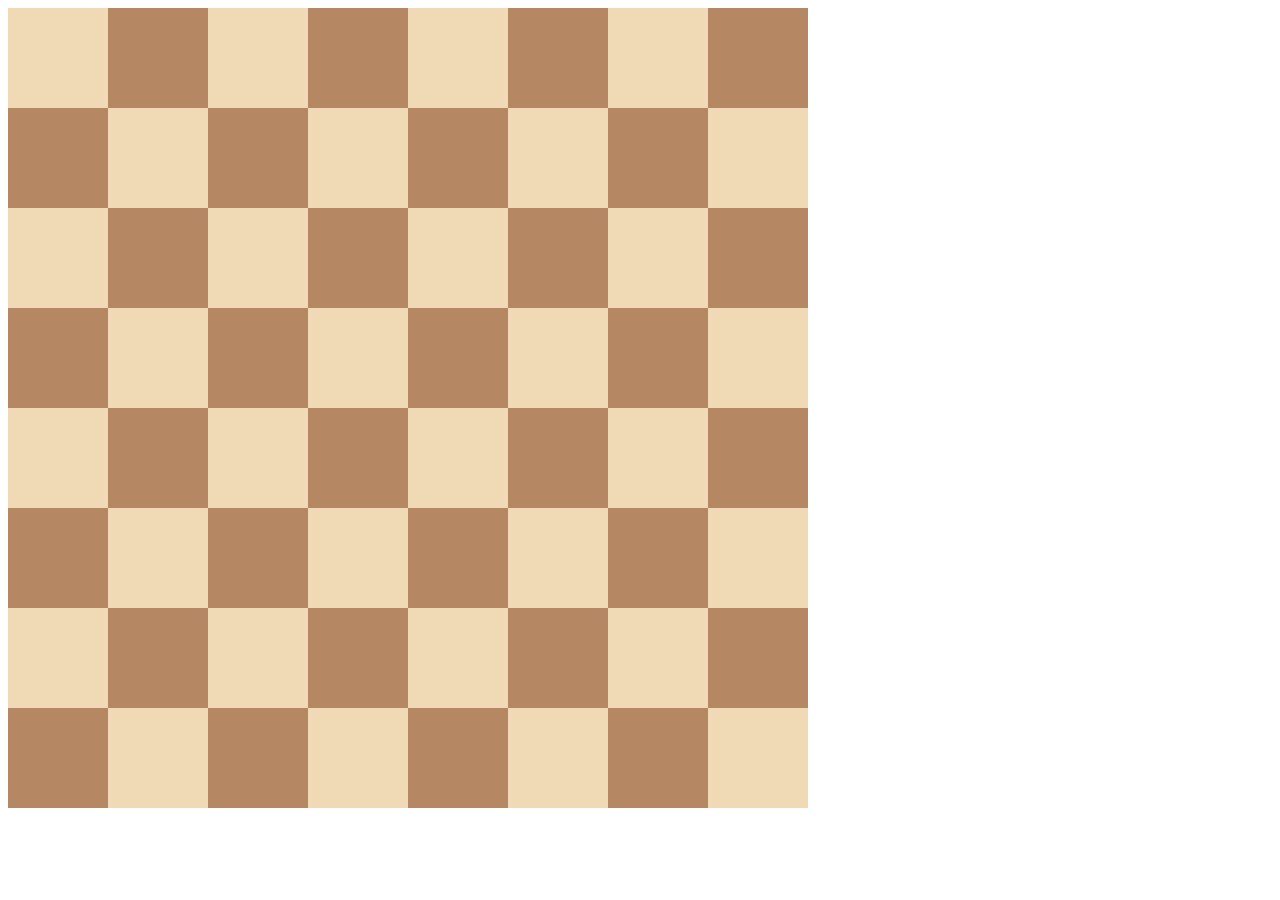
<file: 10.0 Display Grid/index.html>
<!DOCTYPE html>
<html>

<head>
  <title>Chessboard</title>
  <style>
    /* Write your code here */
    /* Each square should be 100px by 100px */
    /* My colours for white: #f0d9b5, black: #b58863 */
    .container {
      width: 800px;
      display: grid;
      grid-template-columns: 2fr 2fr 2fr 2fr 2fr 2fr 2fr 2fr;
      grid-template-rows: 2fr 2fr 2fr 2fr 2fr 2fr 2fr 2fr;
      gap: 0px;

    }



    .white {
      background-color: #f0d9b5;
      height: 100px;
      width: 100px;
    }

    .black {
      background-color: #b58863;
      height: 100px;
      width: 100px;
    }
  </style>
</head>

<body>
  <div class="container">
    <div class="white"></div>
    <div class="black"></div>
    <div class="white"></div>
    <div class="black"></div>
    <div class="white"></div>
    <div class="black"></div>
    <div class="white"></div>
    <div class="black"></div>
    <div class="black"></div>
    <div class="white"></div>
    <div class="black"></div>
    <div class="white"></div>
    <div class="black"></div>
    <div class="white"></div>
    <div class="black"></div>
    <div class="white"></div>
    <div class="white"></div>
    <div class="black"></div>
    <div class="white"></div>
    <div class="black"></div>
    <div class="white"></div>
    <div class="black"></div>
    <div class="white"></div>
    <div class="black"></div>
    <div class="black"></div>
    <div class="white"></div>
    <div class="black"></div>
    <div class="white"></div>
    <div class="black"></div>
    <div class="white"></div>
    <div class="black"></div>
    <div class="white"></div>
    <div class="white"></div>
    <div class="black"></div>
    <div class="white"></div>
    <div class="black"></div>
    <div class="white"></div>
    <div class="black"></div>
    <div class="white"></div>
    <div class="black"></div>
    <div class="black"></div>
    <div class="white"></div>
    <div class="black"></div>
    <div class="white"></div>
    <div class="black"></div>
    <div class="white"></div>
    <div class="black"></div>
    <div class="white"></div>
    <div class="white"></div>
    <div class="black"></div>
    <div class="white"></div>
    <div class="black"></div>
    <div class="white"></div>
    <div class="black"></div>
    <div class="white"></div>
    <div class="black"></div>
    <div class="black"></div>
    <div class="white"></div>
    <div class="black"></div>
    <div class="white"></div>
    <div class="black"></div>
    <div class="white"></div>
    <div class="black"></div>
    <div class="white"></div>
  </div>
</body>

</html>
</file>
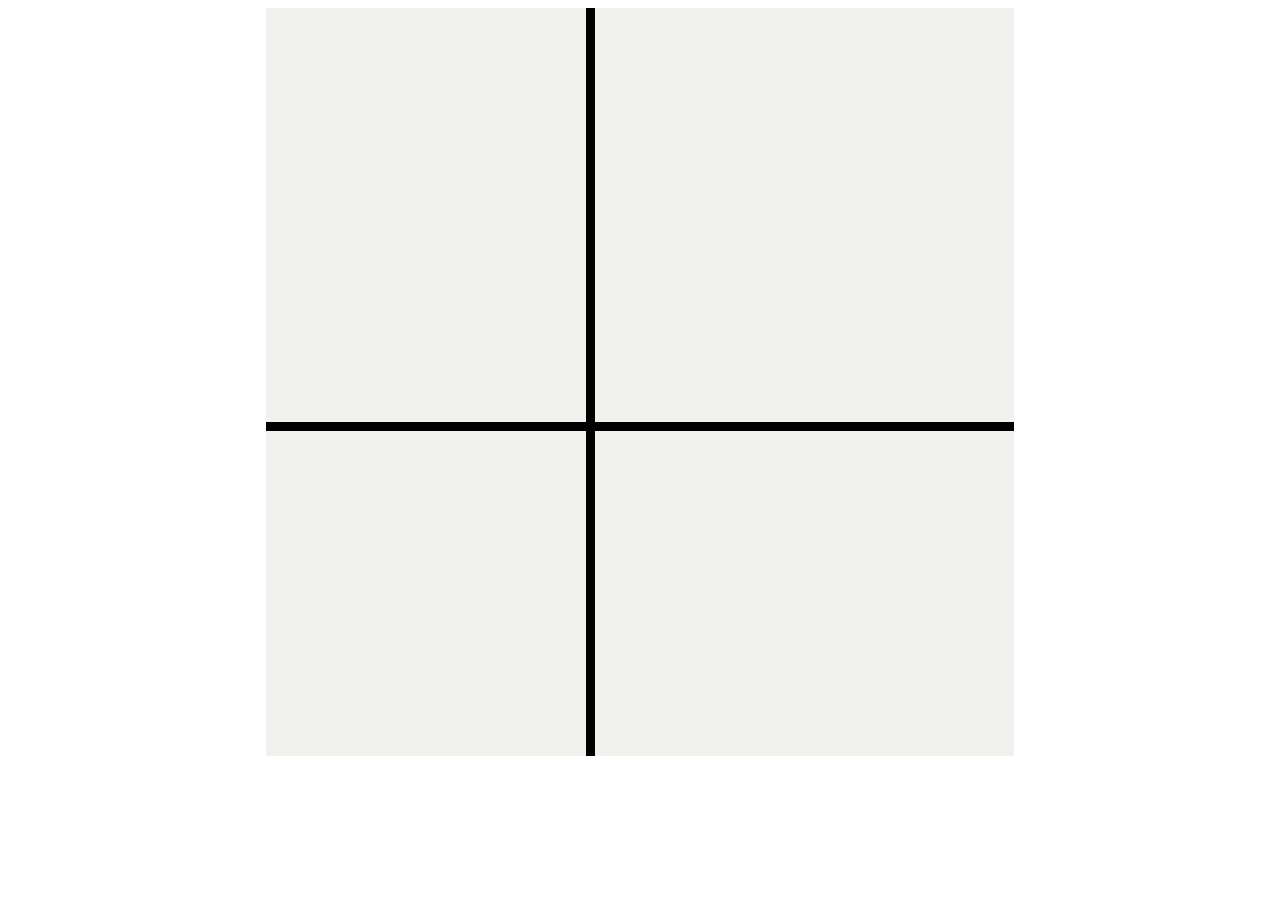
<file: 10.3 Mondrian Project/index.html>
<!DOCTYPE html>
<html lang="en">

<head>
  <meta charset="UTF-8">
  <meta name="viewport" content="width=device-width, initial-scale=1.0">
  <title>Mondrian Project</title>
  <style>
    /* 
    Write your CSS here 
    Gap Colour: #000
    White: #F0F1EC
    Red: #E72F24
    Black: #232629
    Blue: #004592
    Yellow: #F9D01E

    For dimensions, see dimensions.png image.
    HINT: Remember you can't change the properties of grid lines.
    But grid lines are transparent!
    */
    .container {
      display: flex;
      justify-content: center;
      align-items: center;

    }

    .sub-container {
      height: 748px;
      width: 748px;
      background-color: #000;
      display: grid;
      grid-template-columns: 320px auto;
      grid-template-rows: 414px auto;
      gap: 9px;

    }

    .sub {
      background-color: #F0F1EC;
    }

    .div3 {
      display: grid;
      grid-template-rows: auto 20px;
      gap: 9px;
      gap-

    }
  </style>
</head>

<body>
  <div class="container">
    <div class="sub-container">


      <!-- Write your HTML here -->
      <div class="sub div1"></div>
      <div class="sub div2"></div>
      <div class="sub div3">
        <div class="div33"></div>
      </div>
      <div class="sub div4"></div>

    </div>
  </div>
</body>

</html>
</file>
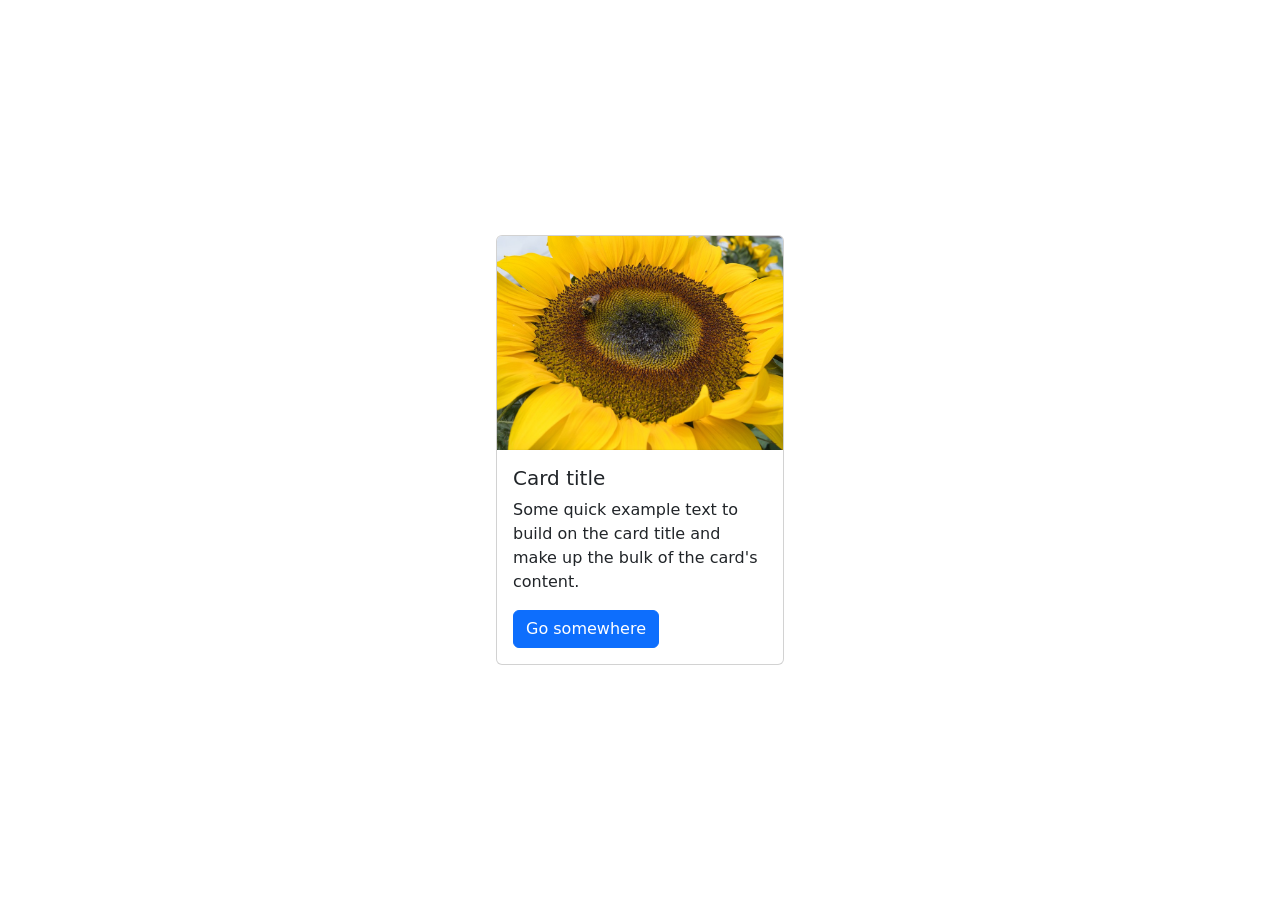
<file: 11.0 Bootstrap Intro/index.html>
<!doctype html>
<html lang="en">

<head>
  <meta charset="utf-8">
  <meta name="viewport" content="width=device-width, initial-scale=1">
  <title>Bootstrap</title>
  <!-- TODO 1: Add the Bootstrap link here. -->
  <link href="https://cdn.jsdelivr.net/npm/bootstrap@5.3.3/dist/css/bootstrap.min.css" rel="stylesheet"
    integrity="sha384-QWTKZyjpPEjISv5WaRU9OFeRpok6YctnYmDr5pNlyT2bRjXh0JMhjY6hW+ALEwIH" crossorigin="anonymous">
  <style>
    /* TODO 4: Use flexbox to center the card in the vertical and horizontal center. */
    .flex-container {

      display: flex;
      justify-content: center;
      align-items: center;
      height: 100vh;

    }
  </style>

</head>

<body>
  <div class="flex-container">
    <!-- TODO 2: Add the Bootstrap Prebuilt Card here -->
    <div class="card" style="width: 18rem;">
      <img src="flower.jpg" class="card-img-top" alt="...">
      <div class="card-body">
        <h5 class="card-title">Card title</h5>
        <p class="card-text">Some quick example text to build on the card title and make up the bulk of the card's
          content.
        </p>
        <a href="#" class="btn btn-primary">Go somewhere</a>
      </div>
    </div>
    <!-- TODO 3: Change the image src to display the flower.jpg image. -->
  </div>
</body>

</html>
</file>
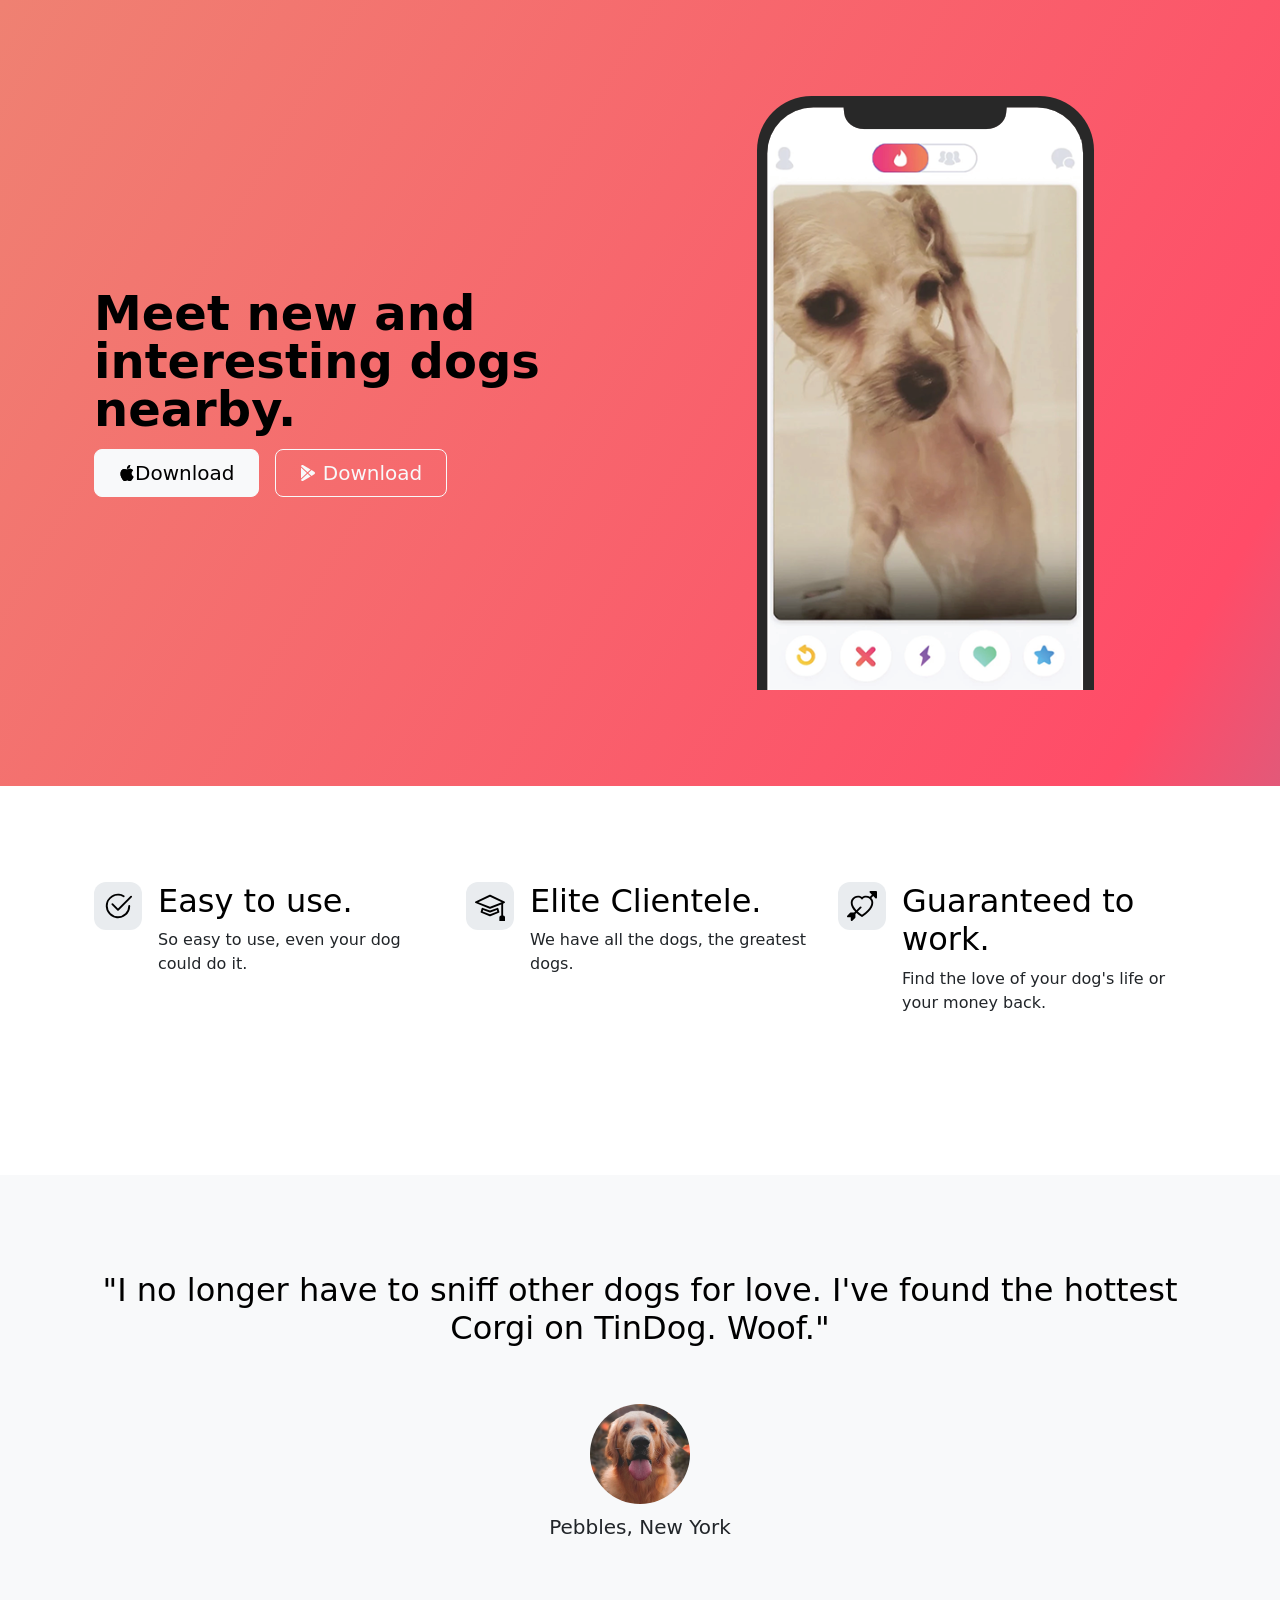
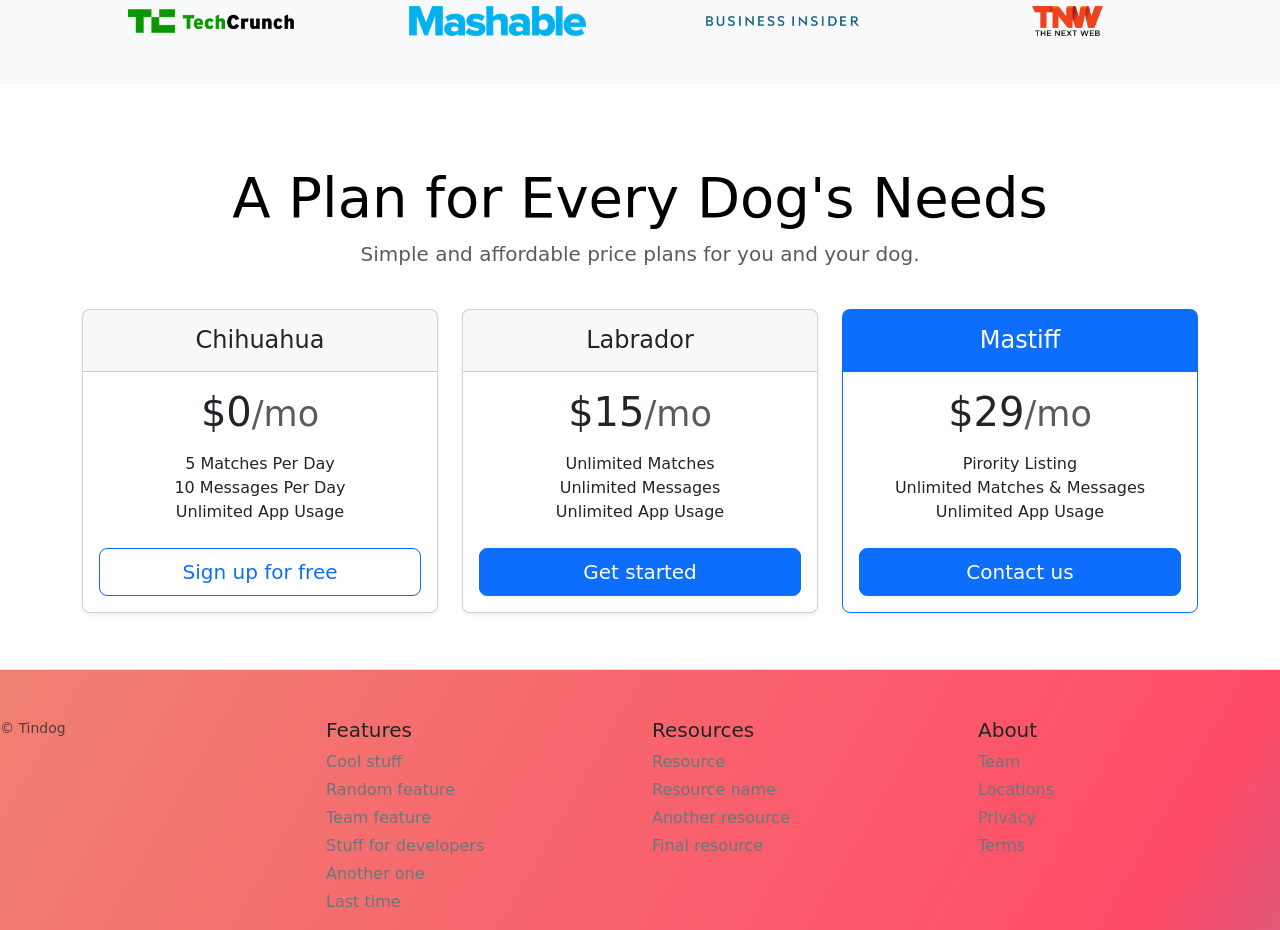
<file: 11.3 TinDog Project/index.html>
<!DOCTYPE html>
<html lang="en">

<head>
  <meta charset="UTF-8">
  <meta name="viewport" content="width=device-width, initial-scale=1.0">
  <title>TinDog</title>
  <link rel="stylesheet" href="./css/style.css">
  <link href="https://cdn.jsdelivr.net/npm/bootstrap@5.3.3/dist/css/bootstrap.min.css" rel="stylesheet"
    integrity="sha384-QWTKZyjpPEjISv5WaRU9OFeRpok6YctnYmDr5pNlyT2bRjXh0JMhjY6hW+ALEwIH" crossorigin="anonymous">

</head>

<body>


  <!-- Title -->
  <section id="title" class="gradient-background">
    <div class="container col-xxl-8 px-4 py-5">
      <div class="row flex-lg-row-reverse align-items-center g-5 py-5">
        <div class="col-10 col-sm-8 col-lg-6">
          <img src="./images/iphone.png" class="d-block mx-lg-auto img-fluid" alt="Bootstrap Themes" height="200"
            loading="lazy">
        </div>
        <div class="col-lg-6">
          <h1 class="display-5 fw-bold text-body-emphasis lh-1 mb-3">Meet new and interesting dogs nearby.</h1>

          <div class="d-grid gap-2 d-md-flex justify-content-md-start">
            <button type="button" class="btn btn-light btn-lg px-4 me-md-2"><svg xmlns="http://www.w3.org/2000/svg"
                width="16" height="16" fill="currentColor" class="bi bi-apple mb-1" viewBox="0 0 16 16">
                <path
                  d="M11.182.008C11.148-.03 9.923.023 8.857 1.18c-1.066 1.156-.902 2.482-.878 2.516.024.034 1.52.087 2.475-1.258.955-1.345.762-2.391.728-2.43Zm3.314 11.733c-.048-.096-2.325-1.234-2.113-3.422.212-2.189 1.675-2.789 1.698-2.854.023-.065-.597-.79-1.254-1.157a3.692 3.692 0 0 0-1.563-.434c-.108-.003-.483-.095-1.254.116-.508.139-1.653.589-1.968.607-.316.018-1.256-.522-2.267-.665-.647-.125-1.333.131-1.824.328-.49.196-1.422.754-2.074 2.237-.652 1.482-.311 3.83-.067 4.56.244.729.625 1.924 1.273 2.796.576.984 1.34 1.667 1.659 1.899.319.232 1.219.386 1.843.067.502-.308 1.408-.485 1.766-.472.357.013 1.061.154 1.782.539.571.197 1.111.115 1.652-.105.541-.221 1.324-1.059 2.238-2.758.347-.79.505-1.217.473-1.282Z" />
                <path
                  d="M11.182.008C11.148-.03 9.923.023 8.857 1.18c-1.066 1.156-.902 2.482-.878 2.516.024.034 1.52.087 2.475-1.258.955-1.345.762-2.391.728-2.43Zm3.314 11.733c-.048-.096-2.325-1.234-2.113-3.422.212-2.189 1.675-2.789 1.698-2.854.023-.065-.597-.79-1.254-1.157a3.692 3.692 0 0 0-1.563-.434c-.108-.003-.483-.095-1.254.116-.508.139-1.653.589-1.968.607-.316.018-1.256-.522-2.267-.665-.647-.125-1.333.131-1.824.328-.49.196-1.422.754-2.074 2.237-.652 1.482-.311 3.83-.067 4.56.244.729.625 1.924 1.273 2.796.576.984 1.34 1.667 1.659 1.899.319.232 1.219.386 1.843.067.502-.308 1.408-.485 1.766-.472.357.013 1.061.154 1.782.539.571.197 1.111.115 1.652-.105.541-.221 1.324-1.059 2.238-2.758.347-.79.505-1.217.473-1.282Z" />
              </svg>Download</button>
            <button type="button" class="btn btn-outline-light btn-lg px-4"><svg xmlns="http://www.w3.org/2000/svg"
                width="16" height="16" fill="currentColor" class="bi bi-google-play mb-1" viewBox="0 0 16 16">
                <path
                  d="M14.222 9.374c1.037-.61 1.037-2.137 0-2.748L11.528 5.04 8.32 8l3.207 2.96 2.694-1.586Zm-3.595 2.116L7.583 8.68 1.03 14.73c.201 1.029 1.36 1.61 2.303 1.055l7.294-4.295ZM1 13.396V2.603L6.846 8 1 13.396ZM1.03 1.27l6.553 6.05 3.044-2.81L3.333.215C2.39-.341 1.231.24 1.03 1.27Z" />
              </svg>
              Download</button>
          </div>
        </div>
      </div>
    </div>
  </section>
  <!-- Features -->
  <section id="features">
    <div class="container px-4 py-5" id="hanging-icons">

      <div class="row g-4 py-5 row-cols-1 row-cols-lg-3">
        <div class="col d-flex align-items-start">
          <div
            class="icon-square text-body-emphasis bg-body-secondary d-inline-flex align-items-center justify-content-center fs-4 flex-shrink-0 me-3">

            <svg xmlns="http://www.w3.org/2000/svg" height="30" fill="currentColor" class="bi bi-check2-circle"
              viewBox="0 0 16 16">
              <path
                d="M2.5 8a5.5 5.5 0 0 1 8.25-4.764.5.5 0 0 0 .5-.866A6.5 6.5 0 1 0 14.5 8a.5.5 0 0 0-1 0 5.5 5.5 0 1 1-11 0z" />
              <path
                d="M15.354 3.354a.5.5 0 0 0-.708-.708L8 9.293 5.354 6.646a.5.5 0 1 0-.708.708l3 3a.5.5 0 0 0 .708 0l7-7z" />
            </svg>
          </div>
          <div>
            <h3 class="fs-2 text-body-emphasis">Easy to use.</h3>
            <p>So easy to use, even your dog could do it.</p>

          </div>
        </div>
        <div class="col d-flex align-items-start">
          <div
            class="icon-square text-body-emphasis bg-body-secondary d-inline-flex align-items-center justify-content-center fs-4 flex-shrink-0 me-3">
            <svg xmlns="http://www.w3.org/2000/svg" height="30" fill="currentColor" class="bi bi-mortarboard"
              viewBox="0 0 16 16">
              <path
                d="M8.211 2.047a.5.5 0 0 0-.422 0l-7.5 3.5a.5.5 0 0 0 .025.917l7.5 3a.5.5 0 0 0 .372 0L14 7.14V13a1 1 0 0 0-1 1v2h3v-2a1 1 0 0 0-1-1V6.739l.686-.275a.5.5 0 0 0 .025-.917l-7.5-3.5ZM8 8.46 1.758 5.965 8 3.052l6.242 2.913L8 8.46Z" />
              <path
                d="M4.176 9.032a.5.5 0 0 0-.656.327l-.5 1.7a.5.5 0 0 0 .294.605l4.5 1.8a.5.5 0 0 0 .372 0l4.5-1.8a.5.5 0 0 0 .294-.605l-.5-1.7a.5.5 0 0 0-.656-.327L8 10.466 4.176 9.032Zm-.068 1.873.22-.748 3.496 1.311a.5.5 0 0 0 .352 0l3.496-1.311.22.748L8 12.46l-3.892-1.556Z" />
            </svg>
          </div>
          <div>
            <h3 class="fs-2 text-body-emphasis">Elite Clientele.</h3>
            <p>We have all the dogs, the greatest dogs.</p>

          </div>
        </div>
        <div class="col d-flex align-items-start">
          <div
            class="icon-square text-body-emphasis bg-body-secondary d-inline-flex align-items-center justify-content-center fs-4 flex-shrink-0 me-3">
            <svg xmlns="http://www.w3.org/2000/svg" height="30" fill="currentColor" class="bi bi-arrow-through-heart"
              viewBox="0 0 16 16">
              <path fill-rule="evenodd"
                d="M2.854 15.854A.5.5 0 0 1 2 15.5V14H.5a.5.5 0 0 1-.354-.854l1.5-1.5A.5.5 0 0 1 2 11.5h1.793l.53-.53c-.771-.802-1.328-1.58-1.704-2.32-.798-1.575-.775-2.996-.213-4.092C3.426 2.565 6.18 1.809 8 3.233c1.25-.98 2.944-.928 4.212-.152L13.292 2 12.147.854A.5.5 0 0 1 12.5 0h3a.5.5 0 0 1 .5.5v3a.5.5 0 0 1-.854.354L14 2.707l-1.006 1.006c.236.248.44.531.6.845.562 1.096.585 2.517-.213 4.092-.793 1.563-2.395 3.288-5.105 5.08L8 13.912l-.276-.182a21.86 21.86 0 0 1-2.685-2.062l-.539.54V14a.5.5 0 0 1-.146.354l-1.5 1.5Zm2.893-4.894A20.419 20.419 0 0 0 8 12.71c2.456-1.666 3.827-3.207 4.489-4.512.679-1.34.607-2.42.215-3.185-.817-1.595-3.087-2.054-4.346-.761L8 4.62l-.358-.368c-1.259-1.293-3.53-.834-4.346.761-.392.766-.464 1.845.215 3.185.323.636.815 1.33 1.519 2.065l1.866-1.867a.5.5 0 1 1 .708.708L5.747 10.96Z" />
            </svg>
          </div>
          <div>
            <h3 class="fs-2 text-body-emphasis">Guaranteed to work.</h3>
            <p>Find the love of your dog's life or your money back.</p>

          </div>
        </div>
      </div>
    </div>

  </section>
  <!-- Testimonial -->
  <section id="testimonial">
    <div class="my-5">
      <div class="p-5 text-center bg-body-tertiary">
        <div class="container py-5">
          <h2 class="text-body-emphasis">"I no longer have to sniff other dogs for love. I've found the hottest Corgi on
            TinDog. Woof."</h2>
          <img class="profile-img mt-5" src="./images/dog-img.jpg" alt="dog image">
          <p class="col-lg-8 mx-auto lead mt-2">
            Pebbles, New York
          </p>
        </div>

        <div class="container">
          <div class="row">
            <div class="col-lg-3 col-sm-12">
              <img src="./images/techcrunch.png" alt="techcrunch" height="30">
            </div>
            <div class="col-lg-3 col-sm-12">
              <img src="./images/mashable.png" alt="mashable" height="30">
            </div>
            <div class="col-lg-3 col-sm-12">
              <img src="./images/bizinsider.png" alt="bizinsider" height="30">
            </div>
            <div class="col-lg-3 col-sm-12">
              <img src="./images/tnw.png" alt="tnw" height="30">
            </div>
          </div>
        </div>
      </div>
    </div>
  </section>

  <!-- Pricing -->
  <section id="pricing">
    <div class="container py-3">
      <header>


        <div class="pricing-header p-3 pb-md-4 mx-auto text-center">
          <h1 class="display-4 fw-normal text-body-emphasis">A Plan for Every Dog's Needs</h1>
          <p class="fs-5 text-body-secondary">Simple and affordable price plans for you and your dog.
          </p>
        </div>
      </header>

      <main>
        <div class="row row-cols-1 row-cols-md-3 mb-3 text-center">
          <div class="col">
            <div class="card mb-4 rounded-3 shadow-sm">
              <div class="card-header py-3">
                <h4 class="my-0 fw-normal">Chihuahua</h4>
              </div>
              <div class="card-body">
                <h1 class="card-title pricing-card-title">$0<small class="text-body-secondary fw-light">/mo</small></h1>
                <ul class="list-unstyled mt-3 mb-4">
                  <li>5 Matches Per Day</li>
                  <li>10 Messages Per Day</li>
                  <li>Unlimited App Usage
                  </li>

                </ul>
                <button type="button" class="w-100 btn btn-lg btn-outline-primary">Sign up for free</button>
              </div>
            </div>
          </div>
          <div class="col">
            <div class="card mb-4 rounded-3 shadow-sm">
              <div class="card-header py-3">
                <h4 class="my-0 fw-normal">Labrador</h4>
              </div>
              <div class="card-body">
                <h1 class="card-title pricing-card-title">$15<small class="text-body-secondary fw-light">/mo</small>
                </h1>
                <ul class="list-unstyled mt-3 mb-4">
                  <li>Unlimited Matches</li>
                  <li>Unlimited Messages</li>
                  <li>Unlimited App Usage</li>

                </ul>
                <button type="button" class="w-100 btn btn-lg btn-primary">Get started</button>
              </div>
            </div>
          </div>
          <div class="col">
            <div class="card mb-4 rounded-3 shadow-sm border-primary">
              <div class="card-header py-3 text-bg-primary border-primary">
                <h4 class="my-0 fw-normal">Mastiff</h4>
              </div>
              <div class="card-body">
                <h1 class="card-title pricing-card-title">$29<small class="text-body-secondary fw-light">/mo</small>
                </h1>
                <ul class="list-unstyled mt-3 mb-4">
                  <li>Pirority Listing</li>
                  <li>Unlimited Matches & Messages</li>
                  <li>Unlimited App Usage</li>

                </ul>
                <button type="button" class="w-100 btn btn-lg btn-primary">Contact us</button>
              </div>
            </div>
          </div>
        </div>



      </main>


  </section>
  <!-- Footer -->
  <section id="footer" class="gradient-background">
    <footer class="pt-4 md-5 pt-md-5 border-top ">
      <div class="row">
        <div class="col-12 col-md">

          <small class="d-block mb-3 text-body-secondary">© Tindog</small>
        </div>
        <div class="col-6 col-md">
          <h5>Features</h5>
          <ul class="list-unstyled text-small">
            <li class="mb-1"><a class="link-secondary text-decoration-none" href="#">Cool stuff</a></li>
            <li class="mb-1"><a class="link-secondary text-decoration-none" href="#">Random feature</a></li>
            <li class="mb-1"><a class="link-secondary text-decoration-none" href="#">Team feature</a></li>
            <li class="mb-1"><a class="link-secondary text-decoration-none" href="#">Stuff for developers</a></li>
            <li class="mb-1"><a class="link-secondary text-decoration-none" href="#">Another one</a></li>
            <li class="mb-1"><a class="link-secondary text-decoration-none" href="#">Last time</a></li>
          </ul>
        </div>
        <div class="col-6 col-md">
          <h5>Resources</h5>
          <ul class="list-unstyled text-small">
            <li class="mb-1"><a class="link-secondary text-decoration-none" href="#">Resource</a></li>
            <li class="mb-1"><a class="link-secondary text-decoration-none" href="#">Resource name</a></li>
            <li class="mb-1"><a class="link-secondary text-decoration-none" href="#">Another resource</a></li>
            <li class="mb-1"><a class="link-secondary text-decoration-none" href="#">Final resource</a></li>
          </ul>
        </div>
        <div class="col-6 col-md">
          <h5>About</h5>
          <ul class="list-unstyled text-small">
            <li class="mb-1"><a class="link-secondary text-decoration-none" href="#">Team</a></li>
            <li class="mb-1"><a class="link-secondary text-decoration-none" href="#">Locations</a></li>
            <li class="mb-1"><a class="link-secondary text-decoration-none" href="#">Privacy</a></li>
            <li class="mb-1"><a class="link-secondary text-decoration-none" href="#">Terms</a></li>
          </ul>
        </div>
      </div>
    </footer>
    </div>

  </section>
  <script src="https://cdn.jsdelivr.net/npm/bootstrap@5.3.3/dist/js/bootstrap.bundle.min.js"
    integrity="sha384-YvpcrYf0tY3lHB60NNkmXc5s9fDVZLESaAA55NDzOxhy9GkcIdslK1eN7N6jIeHz"
    crossorigin="anonymous"></script>

</body>

</html>
</file>
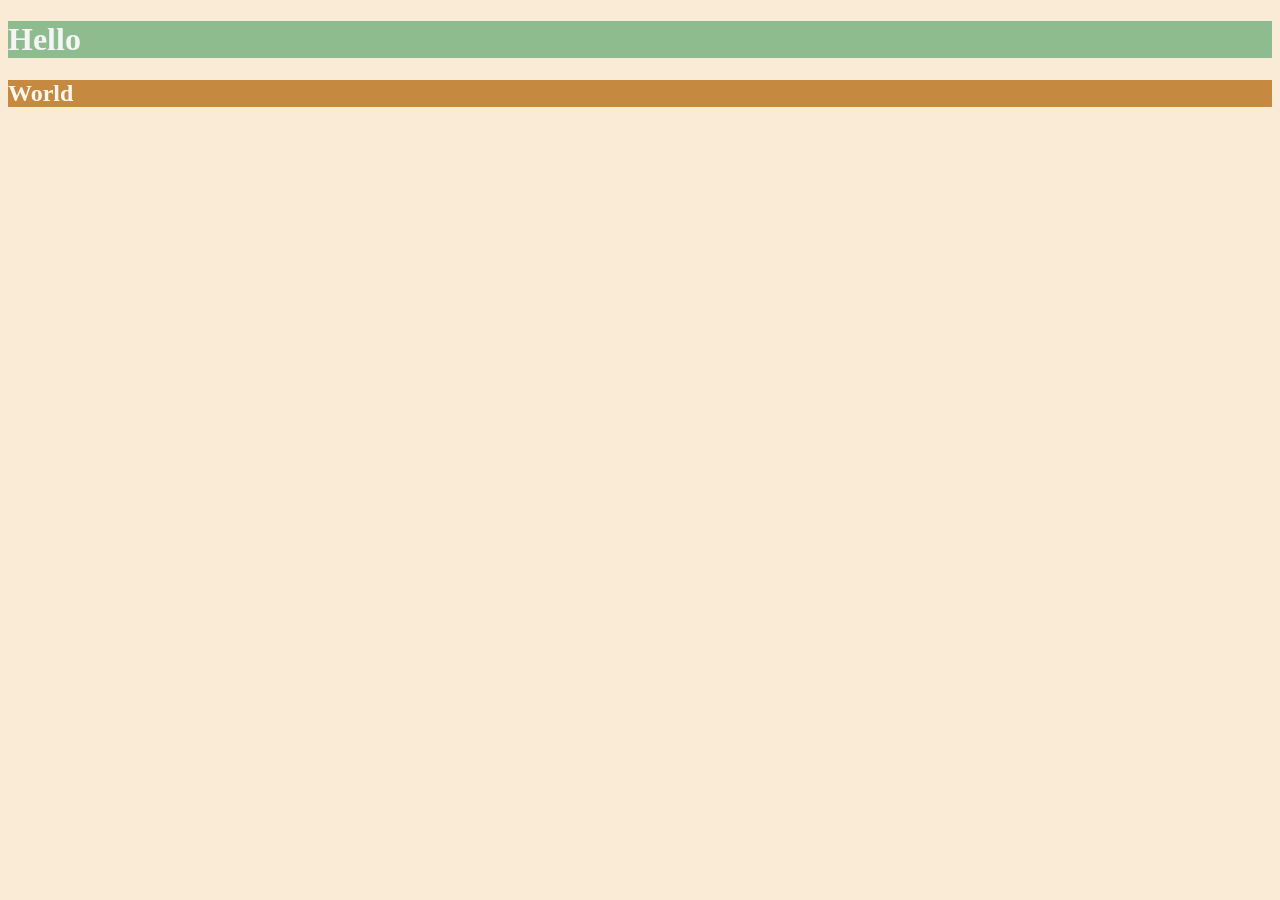
<file: 6.0 CSS Colors/index.html>
<!DOCTYPE html>
<html lang="en">

<head>
  <meta charset="UTF-8">
  <title>Colors</title>
  <style>
    /* Write your CSS code here. */
    /* 1. Make the background of the webpage "antiquewhite"
    2. Make the h1 "whitesmoke"
    3. Make the background of the h1 "darkseagreen"
    4. Make the h2 #FAF8F1
    5. Make the background of the h2 "#C58940" */
    html {
      background-color: antiquewhite;
    }

    h1 {
      color: whitesmoke;
      background-color: darkseagreen;
    }

    h2 {
      color: #FAF8F1;
      background-color: #C58940;
    }
  </style>
</head>

<body>
  <h1>Hello</h1>
  <h2>World</h2>
</body>

</html>
</file>
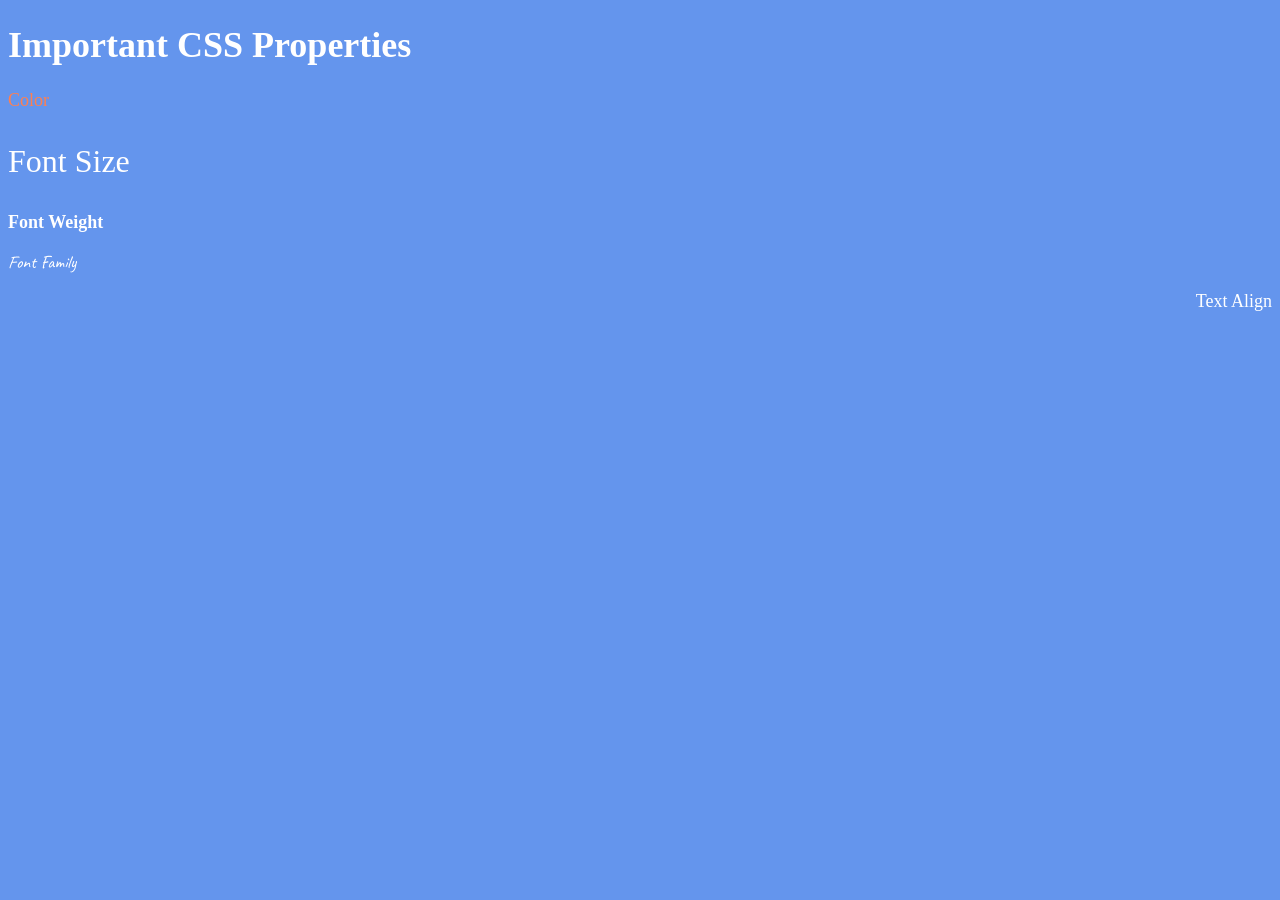
<file: 6.1/index.html>
<!DOCTYPE html>
<html lang="en">

<head>
  <meta charset="UTF-8">
  <title>CSS Properties</title>
  <style>
    body {
      background-color: cornflowerblue;
      color: white;
      font-size: 18px;
    }

    #color {
      color: coral;
    }

    #size {
      font-size: 2rem;
    }

    #weight {
      font-weight: 900;
    }

    /* Don't change the CSS above, add Your CSS below */
    #family {
      font-family: 'Caveat', cursive;
    }

    #allign {
      text-align: right;
    }
  </style>
  <link rel="preconnect" href="https://fonts.googleapis.com">
  <link rel="preconnect" href="https://fonts.gstatic.com" crossorigin>
  <link href="https://fonts.googleapis.com/css2?family=Caveat:wght@400..700&display=swap" rel="stylesheet">
</head>

<body>
  <h1>Important CSS Properties</h1>
  <p id="color">Color</p>
  <p id="size">Font Size</p>
  <p id="weight">Font Weight</p>
  <p id="family">Font Family</p>
  <p id="allign">Text Align</p>

  <!-- TODOs
  1. Change the color of <p>Color</p> to "coral" color.
  2. Change the font size of <p>Font Size</p> to 2X the size of the root font size.
  3. Change the font weight of <p>Font Weight</p> to 900.
  4. Change the font family of <p>Font Family</p> to the Google font Caveat with regular (400) font weight.
  Link: https://fonts.google.com/specimen/Caveat
  5. Change the <p>Text Align</p> to right align.
  6. Change the the root (html element) font size to 30px -->
</body>

</html>
</file>
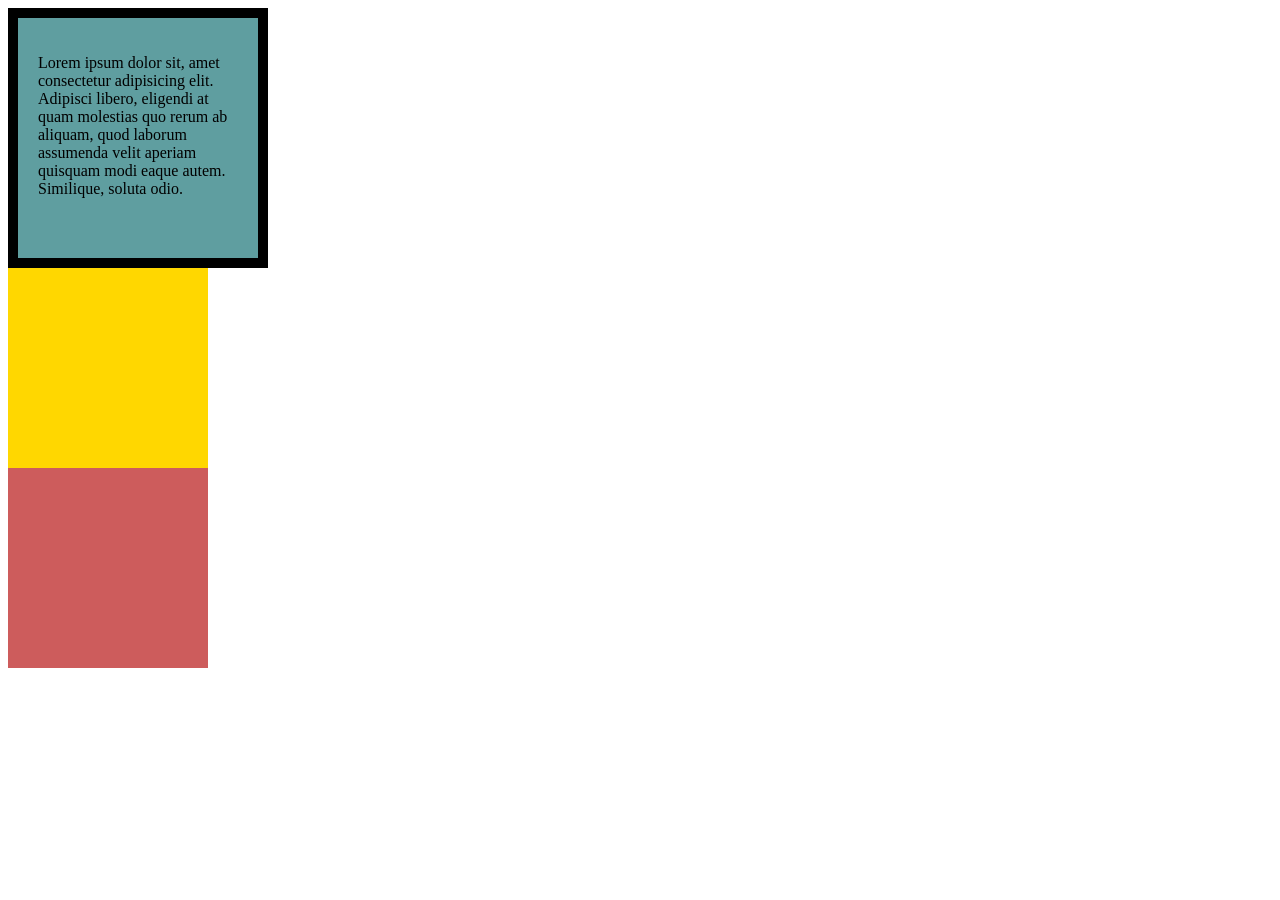
<file: 6.3 CSS Box Model/index.html>
<!DOCTYPE html>
<html lang="en">

<head>
  <meta charset="UTF-8">
  <title>CSS Box Model</title>
  <style>
    /* Write your CSS code here */
    div {
      height: 200px;
      width: 200px;
    }

    .a {
      background-color: cadetblue;
      padding: 20px;
      border: 10px solid black;
    }

    .b {
      background-color: gold;
      border-width: 20px 10px;
    }

    .c {
      background-color: indianred;
      border: 10px;
    }

    .a[p] {
      margin: 0px;
    }
  </style>
</head>

<body>
  <div class="a">
    <p>Lorem ipsum dolor sit, amet consectetur adipisicing elit. Adipisci libero, eligendi at quam molestias quo rerum
      ab aliquam, quod laborum assumenda velit aperiam quisquam modi eaque autem. Similique, soluta odio.</p>

  </div>
  <div class="b">

  </div>
  <div class="c">

  </div>




  <!-- TODOs:
1. Create 3 Boxes using the div element.
2. Set their sizes to 200px heigh by 200px wide.
3. Set different background colors for each of the boxes (I used cadetblue, gold and indianred).
4. Add a paragraph <p> element into the first div and add the following words:
    Lorem ipsum dolor sit amet, consectetur adipiscing elit. Aliquam at sapien porttitor urna elementum lacinia. In
    id magna pulvinar, ultricies lorem id, vehicula elit. Aliquam eu luctus nisl, vitae pellentesque magna. Phasellus
    dolor metus, laoreet ac convallis sit amet, efficitur sed dolor.
5. Set the 1st div to have 20px padding all around with a black 10px border.
6. Fix the style of the <p> element to remove all margins.
Hint: Use the CSS inspector in Chrome.
7. Set the 2nd div to have a 20px border on top and bottom and 10px border left and right. (See goal image)
8. Set the 3rd div to have a 10px border 
9. Set the margins for the divs so that each box corner touches the other. (See the goal image)
-->

</body>

</html>
</file>
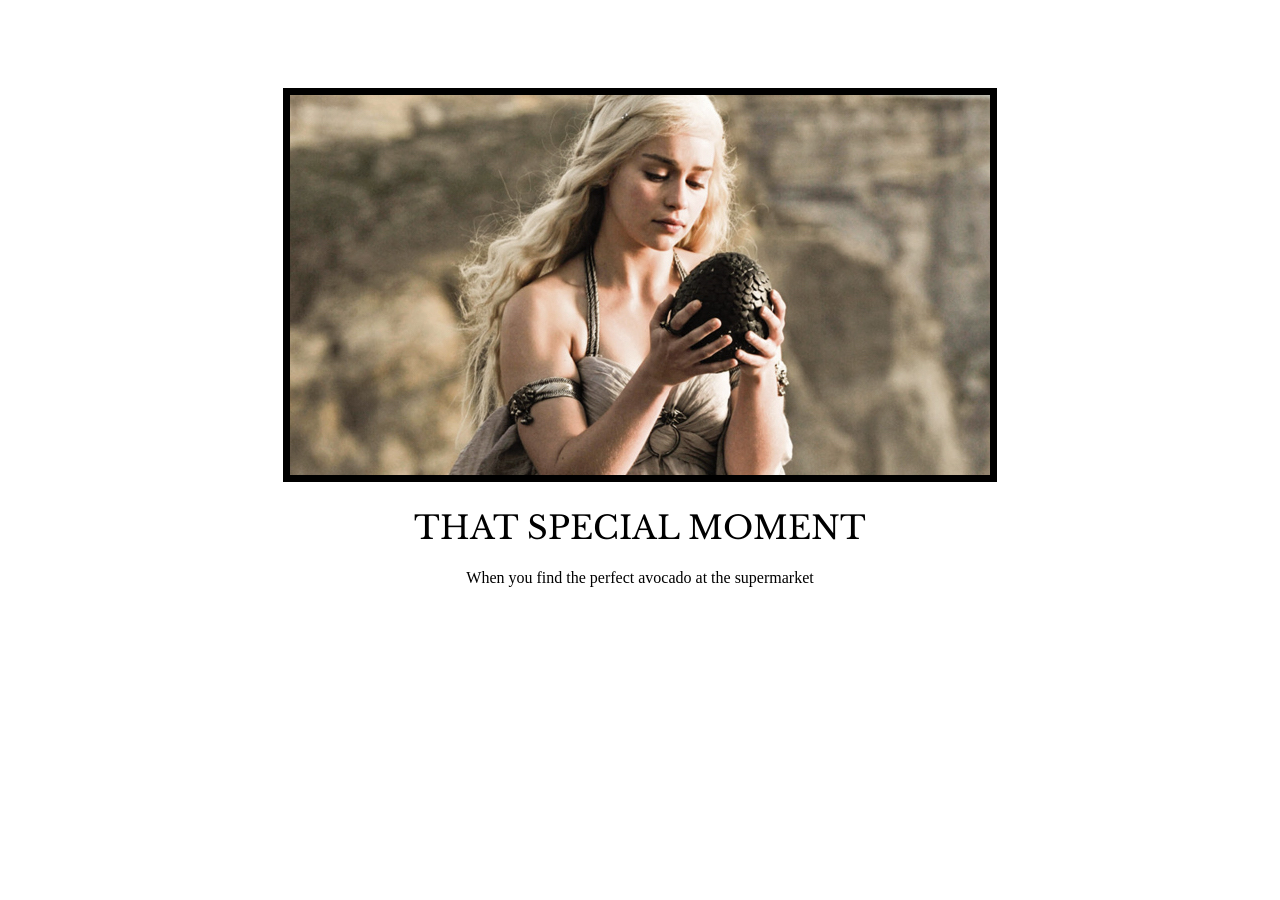
<file: 6.4 Motivation Meme Project/index.html>
<!-- 
  TODO: Create a motivational post website.
Style it how ever you like. 
Look at the goal image for inspiration.
But it must have the following features:
1. The main h1 text should be using the Regular Libre Baskerville Font from Google Fonts:
  https://fonts.google.com/specimen/Libre+Baskerville
2. The text should be white and background black.
3. Add your own image into the images folder inside assets. It should have a 5px white border.
4. The text should be center aligned.
5. Create a div to contain the h1, p and img elements. Adjust the margins so that the image and text are centered on the page. 
  Hint: You horizontally center a div by giving it a width of 50% and a margin-left of 25%.
  Hint: Set the image to have a width of 100% so it fills the div. 
6. Read about the text-transform property on MDN docs to make the h1 uppercase with CSS.
  https://developer.mozilla.org/en-US/docs/Web/CSS/text-transform 
-->
<!DOCTYPE html>
<html lang="en">

<head>
  <meta charset="UTF-8">
  <meta name="viewport" content="width=device-width, initial-scale=1.0">
  <title>index</title>
  <link rel="stylesheet" href="style.css">
  <link rel="preconnect" href="https://fonts.googleapis.com">
  <link rel="preconnect" href="https://fonts.gstatic.com" crossorigin>
  <link
    href="https://fonts.googleapis.com/css2?family=Caveat:wght@400..700&family=Libre+Baskerville:ital,wght@0,400;0,700;1,400&display=swap"
    rel="stylesheet">
</head>

<body>
  <div class="poster">
    <img class="motivation-img" src="./assets/images/daenerys.jpeg" src="daenerys with egg" />
    <h1>That Special Moment</h1>
    <p>When you find the perfect avocado at the supermarket</p>
  </div>

</body>

</html>
</file>
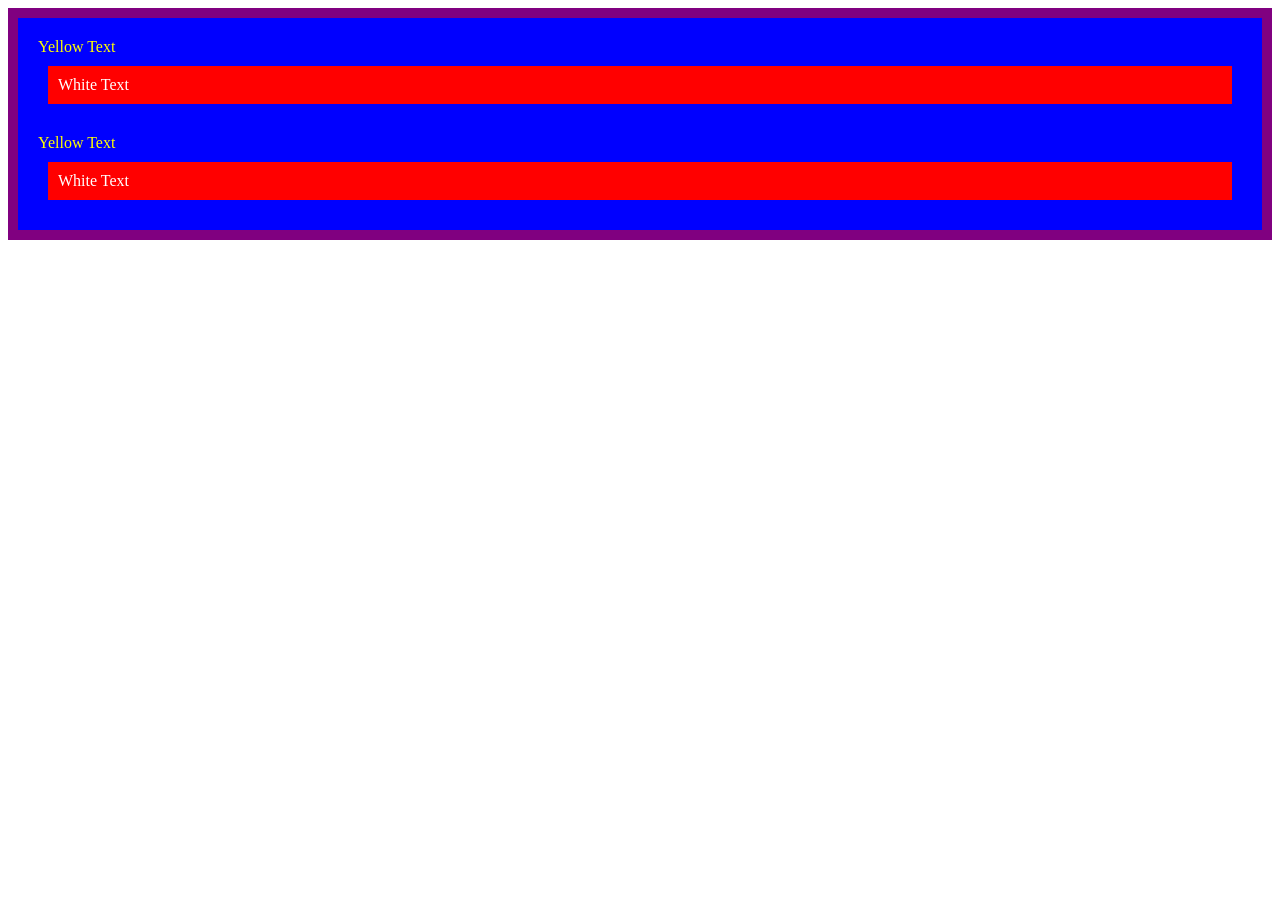
<file: 7.0/index.html>
<!DOCTYPE html>
<html lang="en">

<head>
  <meta charset="UTF-8">
  <title>CSS Cascade</title>
  <link rel="stylesheet" href="./style.css">
</head>

<body>
  <div id="outer-box" class="box">
    <div class="box">
      <p>Yellow Text</p>
      <div class="box inner-box">
        <p class="white-text">White Text</p>
      </div>
    </div>
    <div class="box">
      <p>Yellow Text</p>
      <div class="box inner-box">
        <p class="white-text">White Text</p>
      </div>
    </div>
  </div>
</body>

</html>
</file>
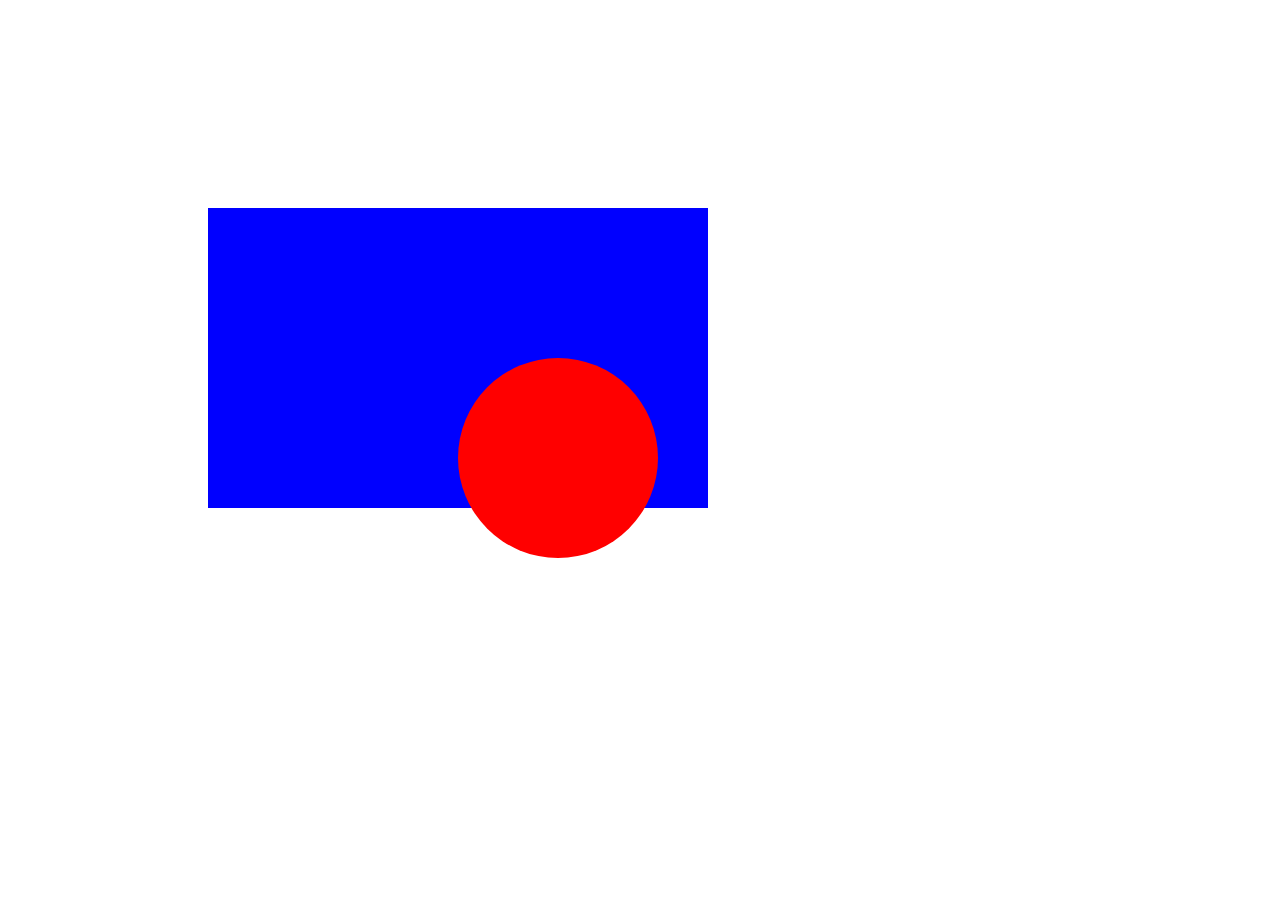
<file: 7.2 CSS Positioning/index.html>
<!DOCTYPE html>
<html>

<head>
  <title>CSS Positioning Exercise</title>
  <style>
    /* Write your code here */
    .blue-box {
      position: relative;
      width: 500px;
      height: 300px;
      background-color: blue;
      top: 200px;
      left: 200px;
    }

    .red-circle {
      height: 200px;
      width: 200px;
      border-radius: 50%;
      background-color: red;
      position: absolute;
      top: 150px;
      left: 250px;
    }
  </style>
</head>

<body>
  <div class="blue-box">
    <div class="red-circle">
    </div>
  </div>

</body>

</html>
</file>
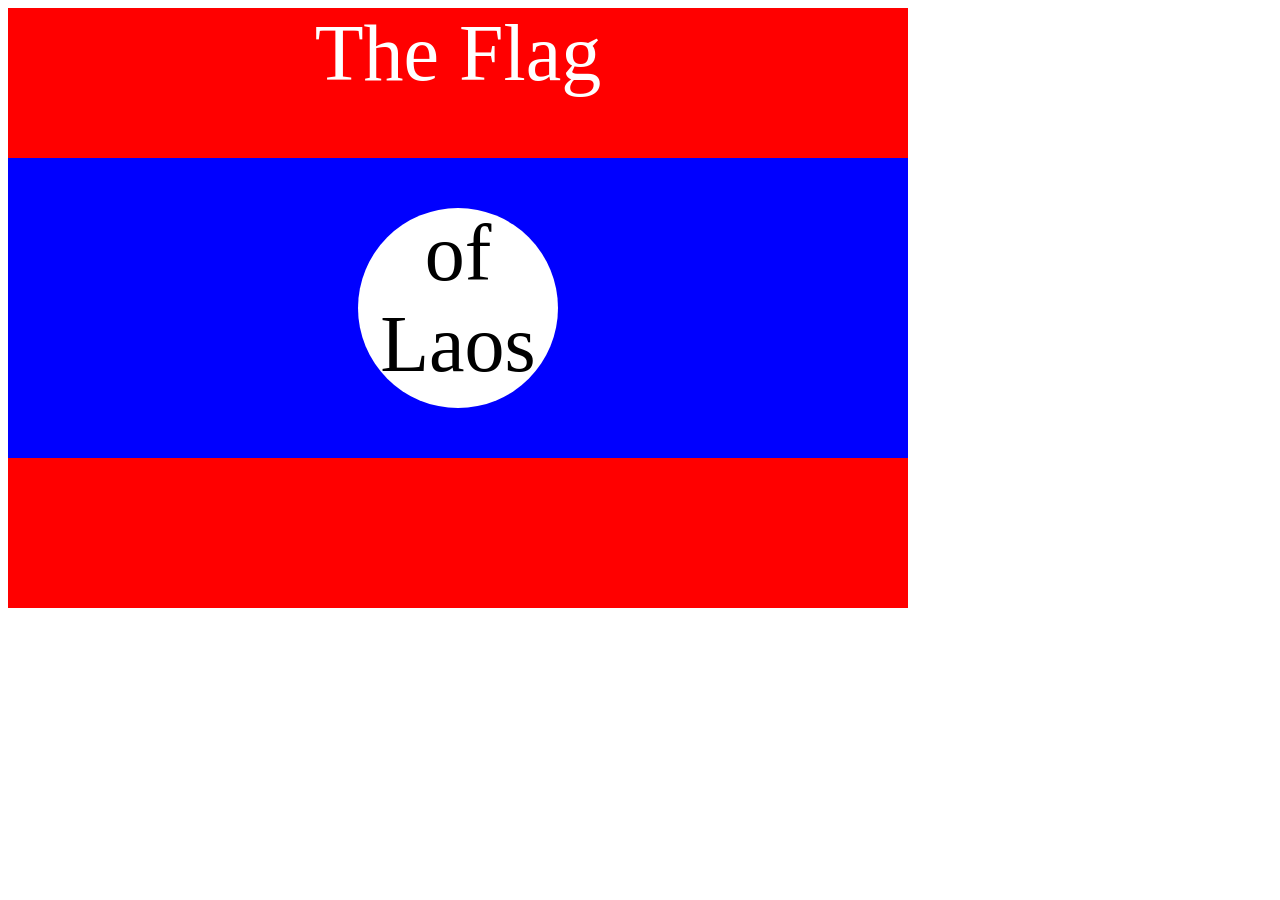
<file: 7.3 CSS Flag Project/index.html>
<!DOCTYPE html>
<html lang="en">

<head>
  <meta charset="UTF-8">
  <title>CSS Flag Project</title>
  <style>
    /* Write your CSS Code here */
    .flag {
      width:  900px;
      height:  600px;
      background-color: red;
      position: relative;
      
    }

    

    .flag > div {
      height:  300px;
      width:  100%;
      background-color:  blue;
      position: absolute;
      top: 150px;

    }

    .flag > div > div {
      height:  200px;
      width: 200px;
      border-radius:  50%;
      background-color:  white;
      position: absolute;
      top: 50px;
      left:  350px;
    }

    p {
      font-size: 5rem;
      color: white;
      text-align: center;
      padding: 0;
      margin: 0;
    }

    .flag>div div p {
      color: black;
    }
  </style>
</head>

<!-- 
  IMPORTANT! Do not change any HTML
Don't add any classes/ids/elements 
Use what you know about combining selectors 
and CSS specificity instead.
Hint 1: The flag is 900px by 600px and the circle is 200px by 200px.
Hint 2: You can use CSS inspection to get the colors from
https://appbrewery.github.io/flag-of-laos/
-->

<body>
  <div class="flag">
    <p>The Flag</p>
    <div>
      <div>
        <p>of Laos</p>
      </div>
    </div>
  </div>
</body>

</html>
</file>
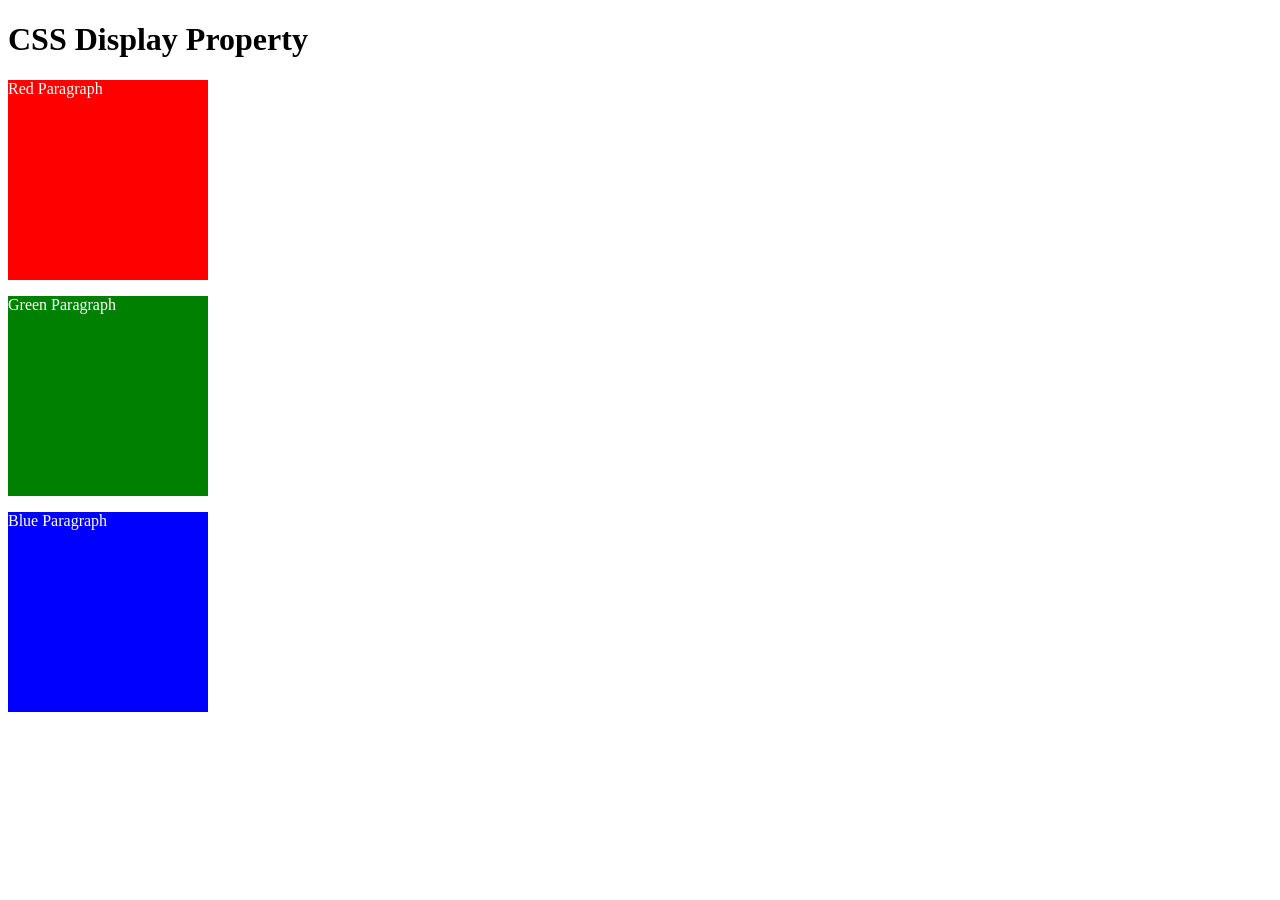
<file: 8.0 CSS Display/index.html>
<!DOCTYPE html>
<html>

<!-- 
  TODO
1. By changing only the display property of the CSS make all 3 squares line up horizontally like in goal1 image.
2. Change only the display property to make all 3 squares line up vertically like in goal2 image. 
-->

<head>
  <title>CSS Display Property Example</title>
  <style>
    p {
      color: white;
    }

    .red {
      display: block;
      width: 200px;
      height: 200px;
      background-color: red;
    }

    .green {
      display: block;
      width: 200px;
      height: 200px;
      background-color: green;
    }

    .blue {
      display: block;
      width: 200px;
      height: 200px;
      background-color: blue;
    }
  </style>
</head>


<body>
  <h1>CSS Display Property</h1>
  <p class="red">Red Paragraph </p>
  <p class="green">Green Paragraph</p>
  <p class="blue">Blue Paragraph</p>
</body>

</html>
</file>
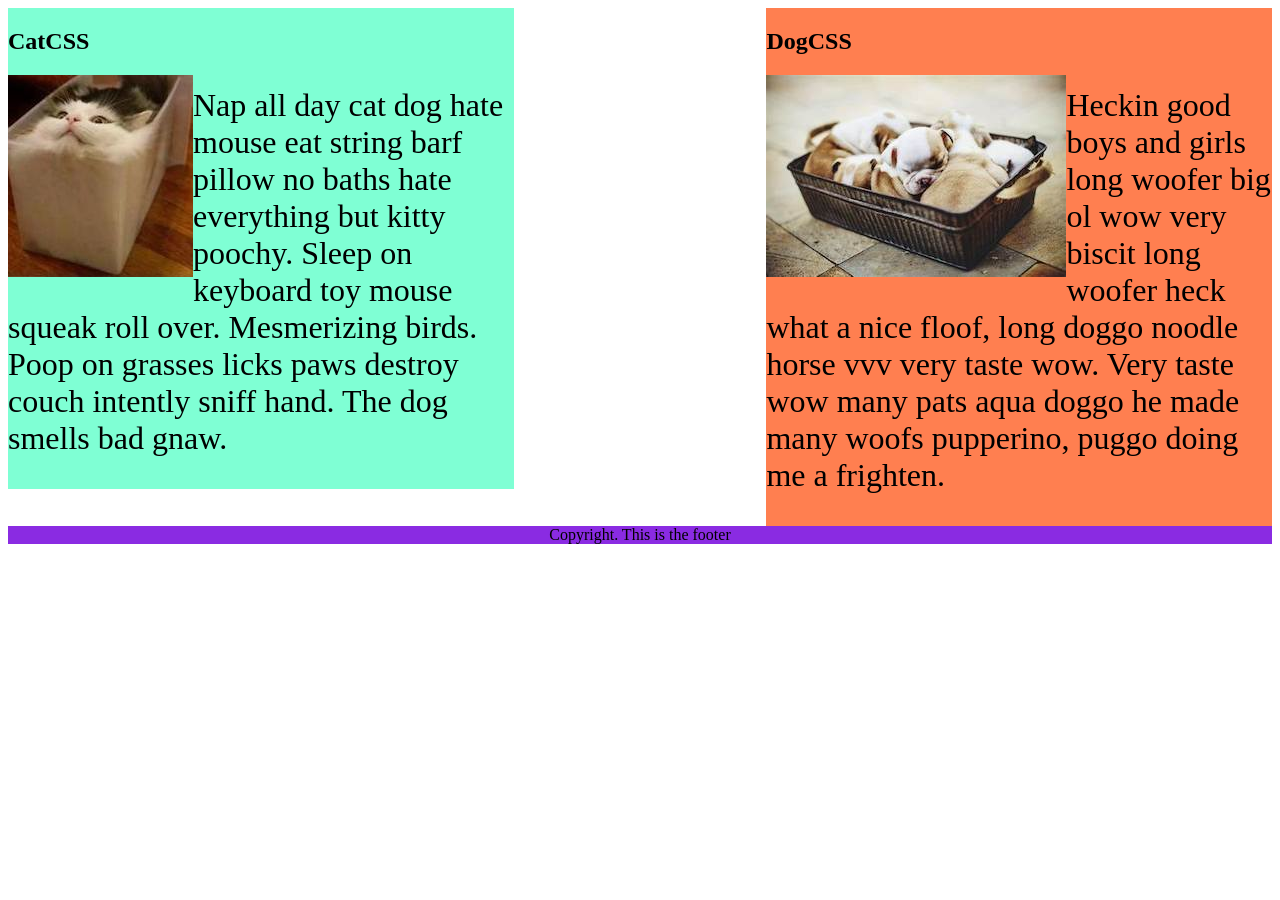
<file: 8.1 CSS Float/index.html>
<!DOCTYPE html>
<html lang="en">

<!-- TODO
1. Make both paragraph elements wrap around the image.
2. Use Float to move the cat div to the left and the dog div to the right.
3. Use clear to make the footer go below both the cat and dog div. -->

<head>
  <meta charset="UTF-8">
  <title>CSS Float</title>
  <style>
    div {
      display: inline-block;
      width: 40%;
    }

    p {
      font-size: 2em;
    }

    .cat {
      background-color: aquamarine;
      display: inline-block;
      float: left;
    }

    .dog {
      background-color: coral;
      display: inline-block;
      float: right;
    }

    footer {
      text-align: center;
      background-color: blueviolet;

      clear: both;
    }

    .cat>img {
      float: left;
    }

    .dog>img {
      float: left;
    }
  </style>
</head>

<body>
  <div class="cat">
    <h2>CatCSS</h2>

    <img src="cat.jpeg" alt="cat in a box" />
    <p class="first-paragraph">Nap all day cat dog hate mouse eat string barf pillow no baths hate everything but kitty
      poochy. Sleep on keyboard
      toy
      mouse squeak roll over. Mesmerizing birds. Poop on grasses licks paws destroy couch intently sniff hand. The dog
      smells
      bad gnaw.</p>
  </div>
  <div class="dog">
    <h2>DogCSS</h2>
    <img src="dog.jpeg" alt="dogs in a box" />
    <p class="second-paragraph">Heckin good boys and girls long woofer big ol wow very biscit long woofer heck what a
      nice
      floof, long doggo noodle
      horse vvv very taste wow. Very taste wow many pats aqua doggo he made many woofs pupperino, puggo doing me a
      frighten.</p>
  </div>

  <footer>Copyright. This is the footer</footer>
</body>

</html>
</file>
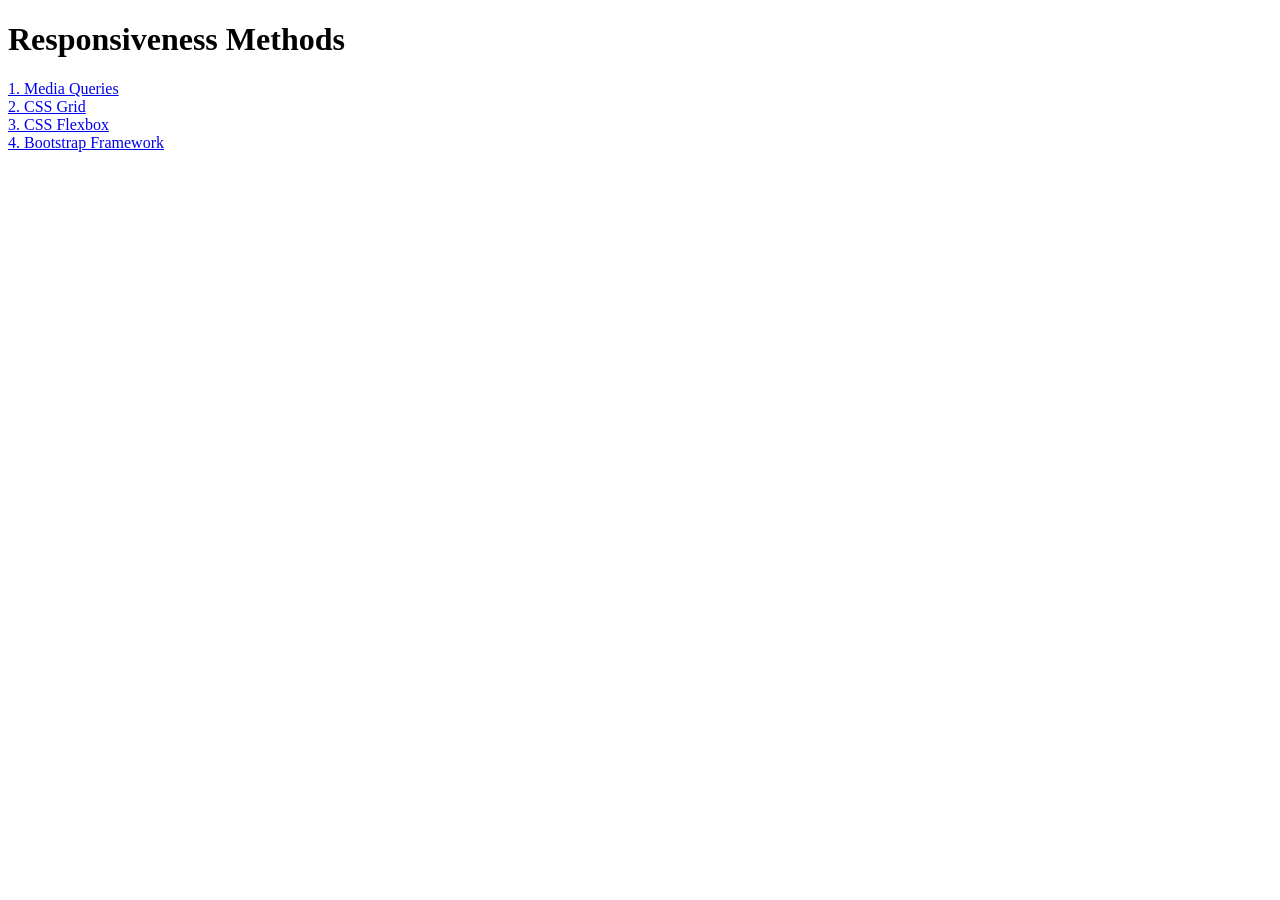
<file: 8.2 Responsiveness/index.html>
<!DOCTYPE html>
<html lang="en">

<head>
  <meta charset="UTF-8">
  <meta name="viewport" content="width=device-width, initial-scale=1.0">
  <title>Responsiveness</title>
  <style>
    a {
      display: block;
    }
  </style>
</head>

<body>
  <h1>Responsiveness Methods</h1>
  <a href="./media-query.html">1. Media Queries</a>
  <a href="./grid.html">2. CSS Grid</a>
  <a href="./flexbox.html">3. CSS Flexbox</a>
  <a href="./bootstrap.html">4. Bootstrap Framework</a>
</body>

</html>
</file>
<file: 11.3 TinDog Project/css/style.css>
.gradient-background {
  background: linear-gradient(300deg, #00bfff, #ff4c68, #ef8172);
  background-size: 180% 180%;
  animation: gradient-animation 18s ease infinite;
}

@keyframes gradient-animation {
  0% {
    background-position: 0% 50%;
  }
  50% {
    background-position: 100% 50%;
  }
  100% {
    background-position: 0% 50%;
  }
}

.icon-square {
  width: 3rem;
  height: 3rem;
  border-radius: 0.75rem;
}

.profile-img {
  height: 100px;
  border-radius: 50%;
}
</file>
<file: 6.4 Motivation Meme Project/style.css>
.poster {
    text-align: center;
    margin-top: 7%;

}

img {
    border: 7px solid black;
}

h1 {
    font-family: "Libre Baskerville", serif;
    font-weight: 400;
    font-style: normal;
    text-transform: uppercase;
}
</file>
<file: 7.0/style.css>
/* Don't change the existing CSS. */

.box {
  background-color: blue;
  padding: 10px;
}

p {
  color: yellow;
  margin: 0;
  padding: 0;
}

#outer-box {
  border: 10px solid purple;
  color: yellow;
  padding-left: 5 px;
}

.white-text {
  color: white;

  padding: 10px;
  background-color: red;
}
</file>
